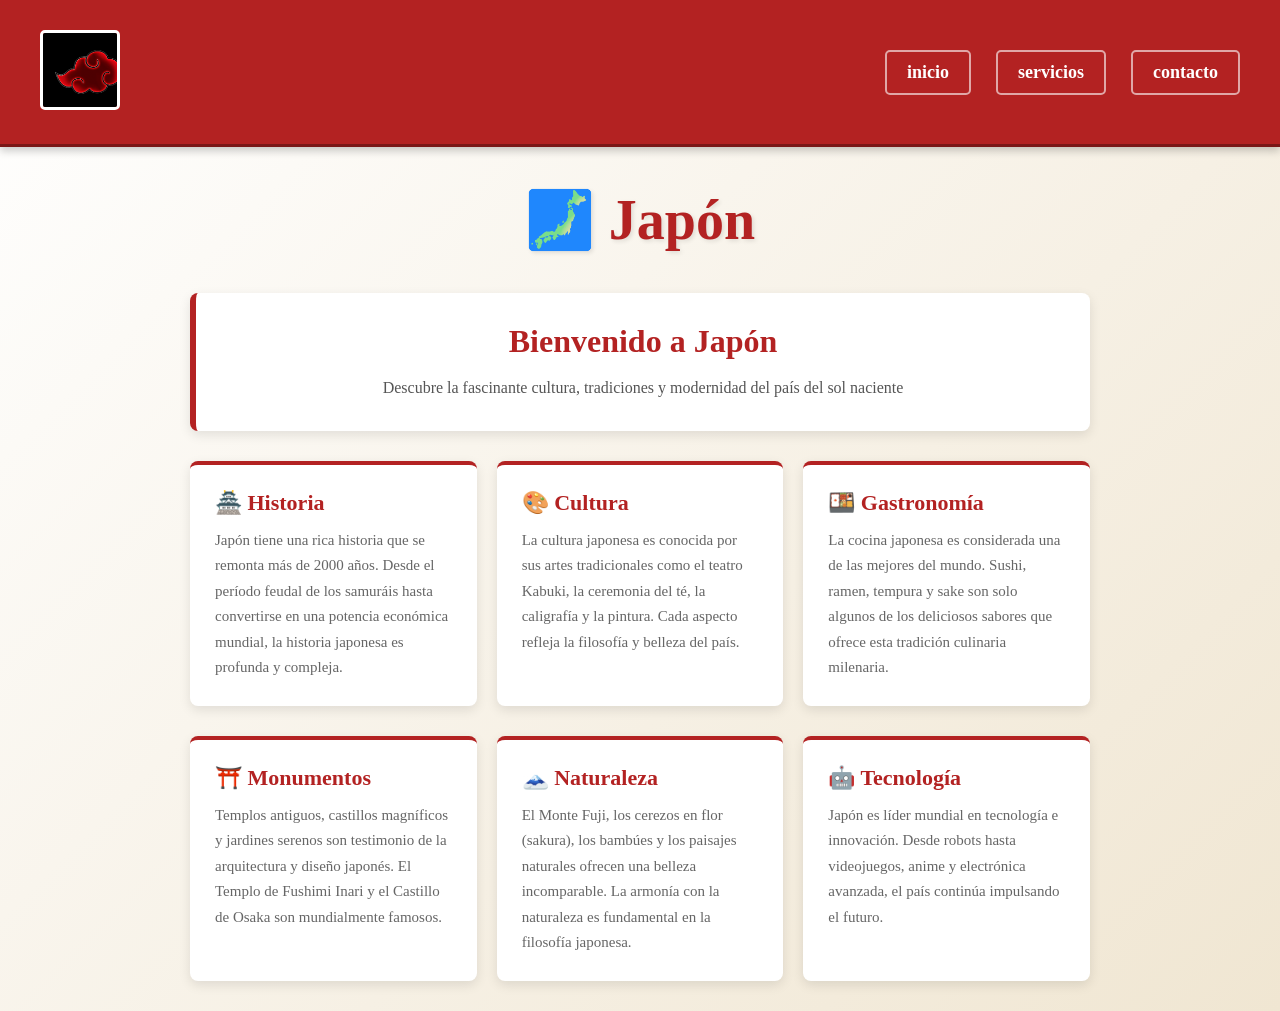
<file: index.html>
<!DOCTYPE html>
<html lang="en">
<head>
    <meta charset="UTF-8">
    <meta name="viewport" content="width=device-width, initial-scale=1.0">
    <title>Bienvenido</title>
    <link rel="stylesheet" href="Style.css">
</head>
<body>
    <header>
        <div class="logo"> <img src="akatsuki.png" alt="logo">           </div>
            <nav class="menu">
                <a href="inicio.html">inicio</a>
                <a href="servicios.html">servicios</a>
                <a href="contactanos.html">contacto</a>
            </nav>
        </nav>
    </header>
    <h1>🗾 Japón</h1>
    <section class="japan-intro">
        <h2>Bienvenido a Japón</h2>
        <p>Descubre la fascinante cultura, tradiciones y modernidad del país del sol naciente</p>
    </section>

    <section class="japan-info">
        <div class="info-card">
            <h3>🏯 Historia</h3>
            <p>Japón tiene una rica historia que se remonta más de 2000 años. Desde el período feudal de los samuráis hasta convertirse en una potencia económica mundial, la historia japonesa es profunda y compleja.</p>
        </div>

        <div class="info-card">
            <h3>🎨 Cultura</h3>
            <p>La cultura japonesa es conocida por sus artes tradicionales como el teatro Kabuki, la ceremonia del té, la caligrafía y la pintura. Cada aspecto refleja la filosofía y belleza del país.</p>
        </div>

        <div class="info-card">
            <h3>🍱 Gastronomía</h3>
            <p>La cocina japonesa es considerada una de las mejores del mundo. Sushi, ramen, tempura y sake son solo algunos de los deliciosos sabores que ofrece esta tradición culinaria milenaria.</p>
        </div>
    </section>

    <section class="japan-info">
        <div class="info-card">
            <h3>⛩️ Monumentos</h3>
            <p>Templos antiguos, castillos magníficos y jardines serenos son testimonio de la arquitectura y diseño japonés. El Templo de Fushimi Inari y el Castillo de Osaka son mundialmente famosos.</p>
        </div>

        <div class="info-card">
            <h3>🗻 Naturaleza</h3>
            <p>El Monte Fuji, los cerezos en flor (sakura), los bambúes y los paisajes naturales ofrecen una belleza incomparable. La armonía con la naturaleza es fundamental en la filosofía japonesa.</p>
        </div>

        <div class="info-card">
            <h3>🤖 Tecnología</h3>
            <p>Japón es líder mundial en tecnología e innovación. Desde robots hasta videojuegos, anime y electrónica avanzada, el país continúa impulsando el futuro.</p>
        </div>
    </section>
</body>
</html>
</file>
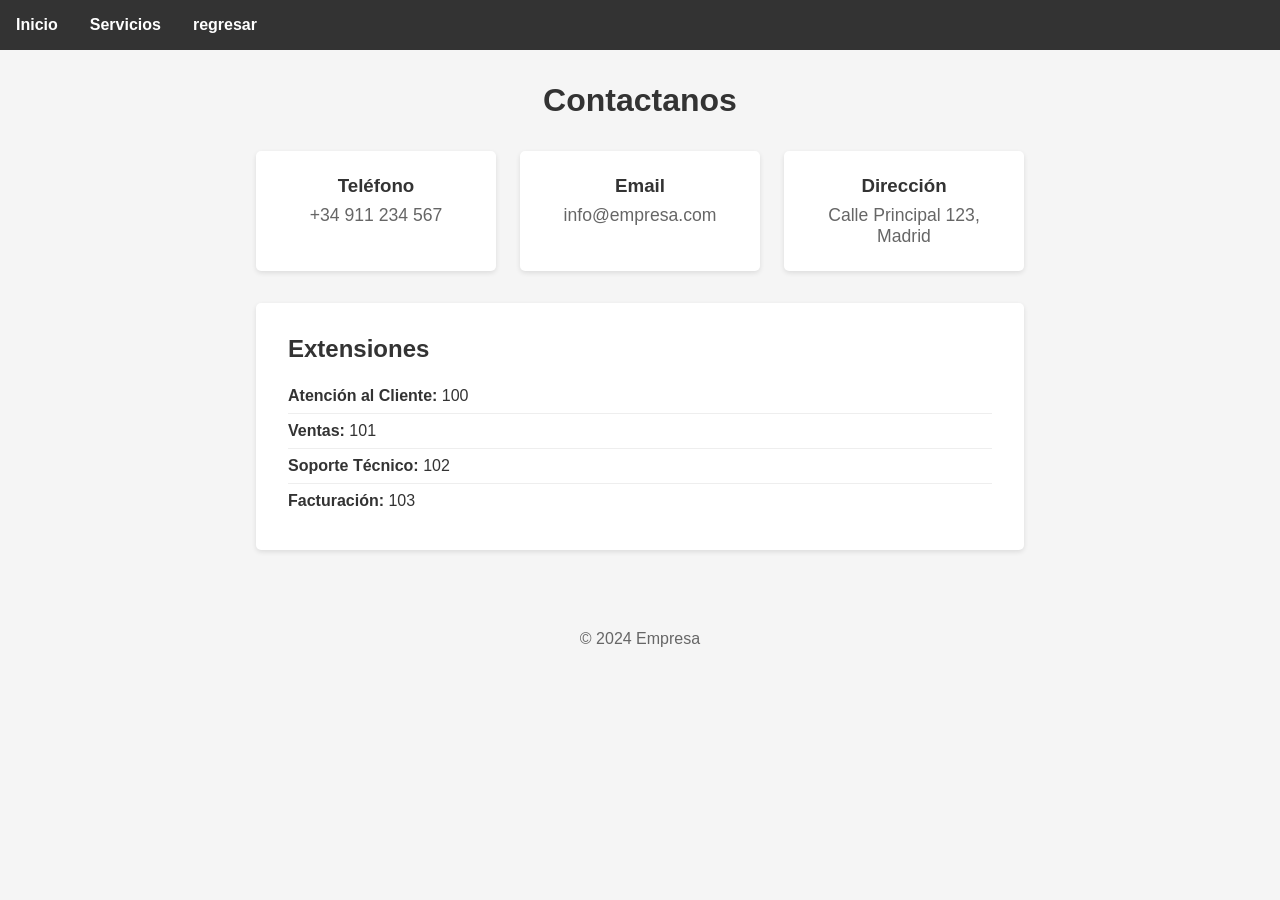
<file: contactanos.html>
<!DOCTYPE html>
<html lang="es">
<head>
    <meta charset="UTF-8">
    <meta name="viewport" content="width=device-width, initial-scale=1.0">
    <title>Contactanos</title>
    <link rel="stylesheet" href="contactanos.css">
</head>
<body>
    <header>
        <nav class="menu">
            <a href="inicio.html">Inicio</a>
            <a href="iniciostyle.html">Servicios</a>
            <a href="index.html">regresar</a>
    </header>

    <main>
        <h1>Contactanos</h1>

        <section class="contacto-info">
            <div class="info-item">
                <h3>Teléfono</h3>
                <p>+34 911 234 567</p>
            </div>

            <div class="info-item">
                <h3>Email</h3>
                <p>info@empresa.com</p>
            </div>

            <div class="info-item">
                <h3>Dirección</h3>
                <p>Calle Principal 123, Madrid</p>
            </div>
        </section>

        <section class="extensiones">
            <h2>Extensiones</h2>
            <ul>
                <li><strong>Atención al Cliente:</strong> 100</li>
                <li><strong>Ventas:</strong> 101</li>
                <li><strong>Soporte Técnico:</strong> 102</li>
                <li><strong>Facturación:</strong> 103</li>
            </ul>
        </section>
    </main>

    <footer>
        <p>&copy; 2024 Empresa</p>
    </footer>
</body>
</html>
</file>
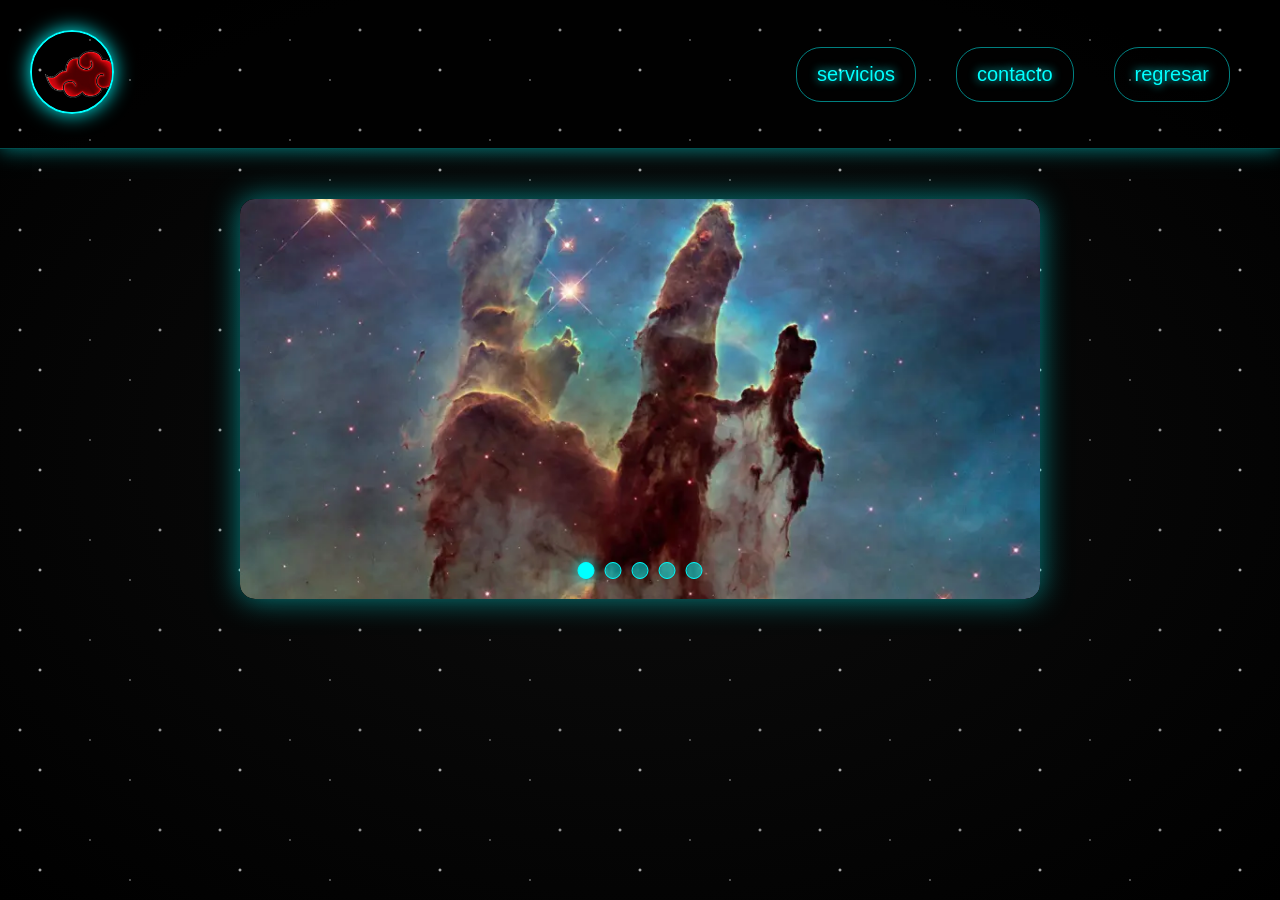
<file: inicio.html>
<!DOCTYPE html>
<html lang="en">
<head>
    <meta charset="UTF-8">
    <meta name="viewport" content="width=device-width, initial-scale=1.0">
    <title>Document</title>
    <link rel="stylesheet" href="iniciostyle.css">
</head>
<body>
    <header>
        <div class="logo"> <img src="akatsuki.png" alt="logo">           </div>
            <nav class="menu">

                                <a href="servicios.html">servicios</a>
                <a href="contactanos.html">contacto</a>
                <a href="index.html">regresar</a>
        </nav>
    </header>
    <div class="carousel">
        <input type="radio" name="carousel" id="slide1" checked>
        <input type="radio" name="carousel" id="slide2">
        <input type="radio" name="carousel" id="slide3">
        <input type="radio" name="carousel" id="slide4">
        <input type="radio" name="carousel" id="slide5">
        <div class="carousel-inner">
            <div class="slide" for="slide1"><img src="imga1.webp" alt="Image 1"></div>
            <div class="slide" for="slide2"><img src="imga2.avif" alt="Image 2"></div>
            <div class="slide" for="slide3"><img src="imga3.jpg" alt="Image 3"></div>
            <div class="slide" for="slide4"><img src="imga4.jpg" alt="Image 4"></div>
            <div class="slide" for="slide5"><img src="imga5.jpg" alt="Image 5"></div>
        </div>
        <div class="indicators">
            <label for="slide1"></label>
            <label for="slide2"></label>
            <label for="slide3"></label>
            <label for="slide4"></label>
            <label for="slide5"></label>
        </div>
    </div>
    <script>
        let currentSlide = 1;
        const totalSlides = 5;
        setInterval(() => {
            currentSlide = currentSlide % totalSlides + 1;
            document.getElementById('slide' + currentSlide).checked = true;
        }, 3000); // Change slide every 3 seconds
    </script>
</body>
</html>
</file>
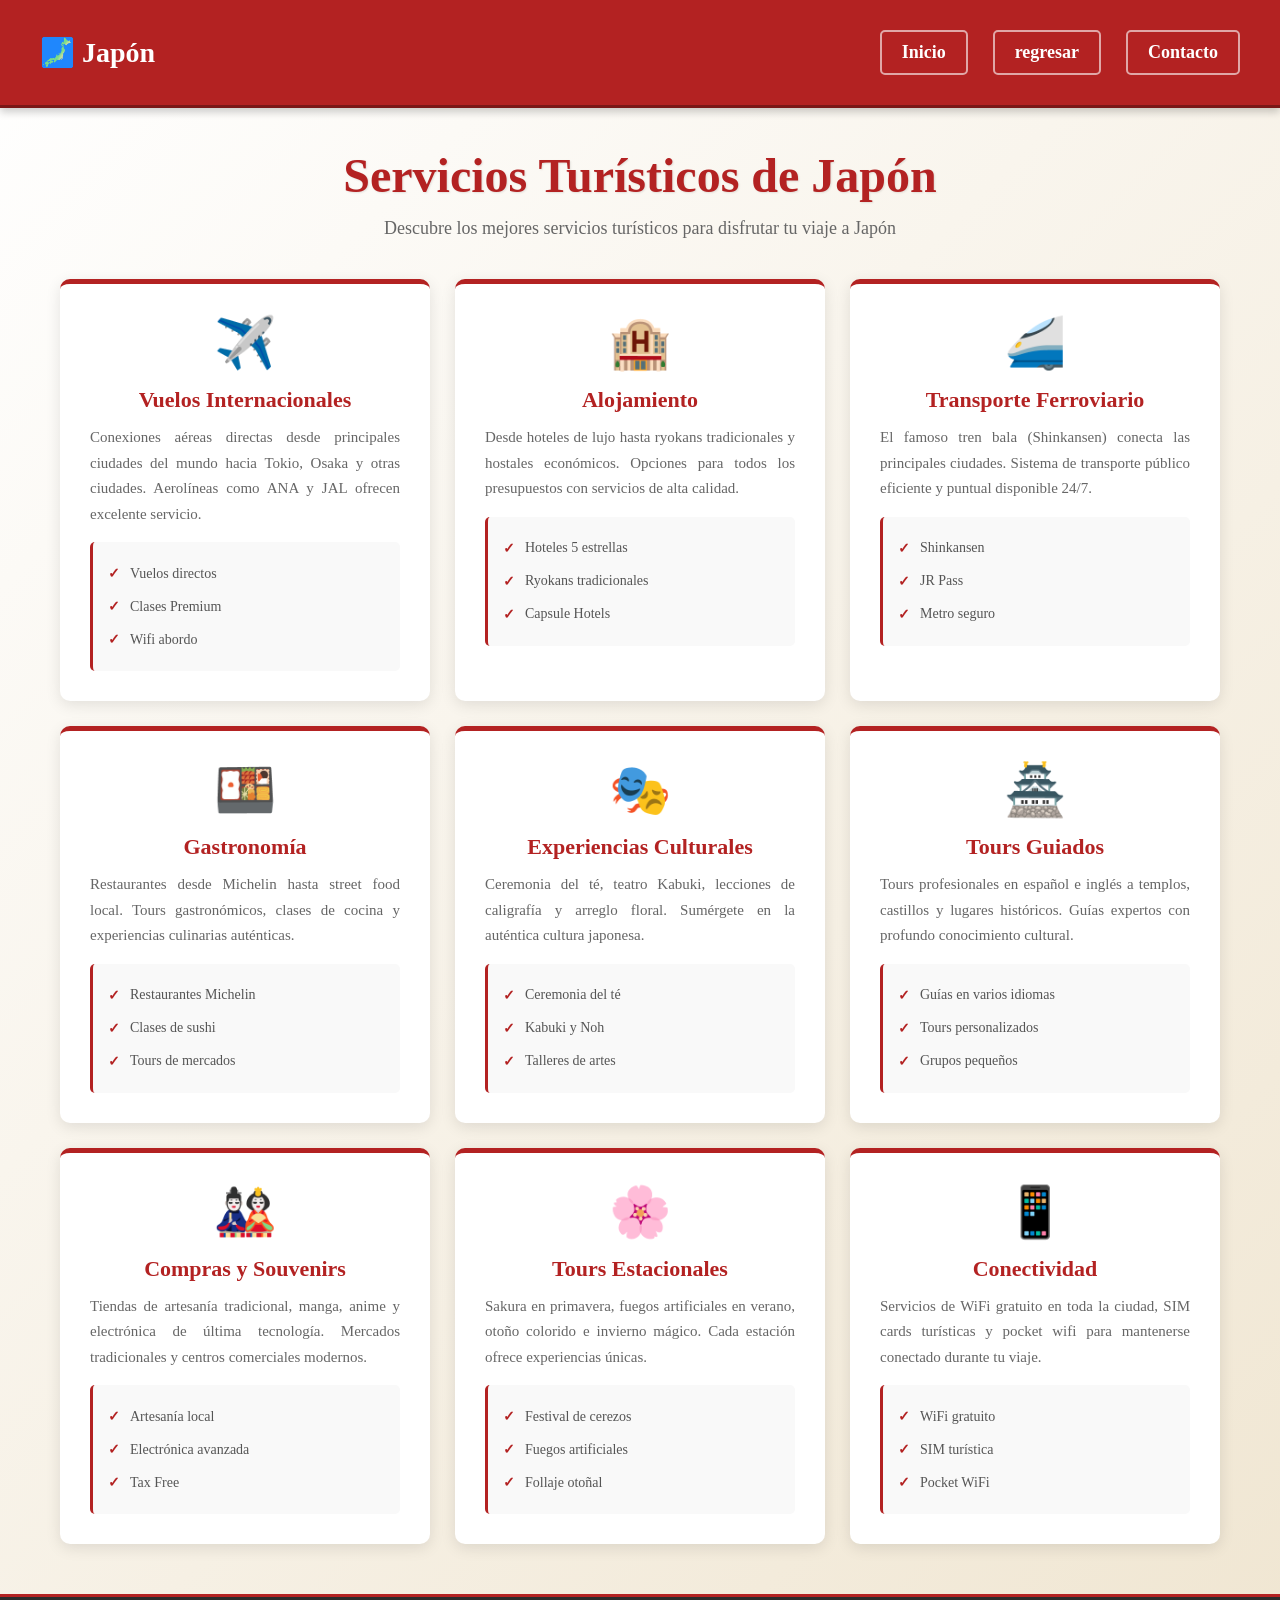
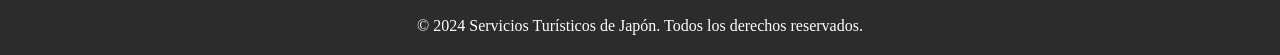
<file: servicios.html>
<!DOCTYPE html>
<html lang="es">
<head>
    <meta charset="UTF-8">
    <meta name="viewport" content="width=device-width, initial-scale=1.0">
    <title>Servicios Turísticos en Japón</title>
    <link rel="stylesheet" href="servicios.css">
</head>
<body>
    <header>
        <div class="logo">
            <h2>🗾 Japón</h2>
        </div>
        <nav class="menu">
            <a href="inicio.html">Inicio</a>
            <a href="index.html">regresar</a>
            <a href="contactanos.html">Contacto</a>
        </nav>
    </header>

    <main>
        <h1>Servicios Turísticos de Japón</h1>
        <p class="intro">Descubre los mejores servicios turísticos para disfrutar tu viaje a Japón</p>

        <section class="servicios-grid">
            <div class="servicio-card">
                <div class="servicio-icon">✈️</div>
                <h3>Vuelos Internacionales</h3>
                <p>Conexiones aéreas directas desde principales ciudades del mundo hacia Tokio, Osaka y otras ciudades. Aerolíneas como ANA y JAL ofrecen excelente servicio.</p>
                <ul class="detalles">
                    <li>Vuelos directos</li>
                    <li>Clases Premium</li>
                    <li>Wifi abordo</li>
                </ul>
            </div>

            <div class="servicio-card">
                <div class="servicio-icon">🏨</div>
                <h3>Alojamiento</h3>
                <p>Desde hoteles de lujo hasta ryokans tradicionales y hostales económicos. Opciones para todos los presupuestos con servicios de alta calidad.</p>
                <ul class="detalles">
                    <li>Hoteles 5 estrellas</li>
                    <li>Ryokans tradicionales</li>
                    <li>Capsule Hotels</li>
                </ul>
            </div>

            <div class="servicio-card">
                <div class="servicio-icon">🚄</div>
                <h3>Transporte Ferroviario</h3>
                <p>El famoso tren bala (Shinkansen) conecta las principales ciudades. Sistema de transporte público eficiente y puntual disponible 24/7.</p>
                <ul class="detalles">
                    <li>Shinkansen</li>
                    <li>JR Pass</li>
                    <li>Metro seguro</li>
                </ul>
            </div>

            <div class="servicio-card">
                <div class="servicio-icon">🍱</div>
                <h3>Gastronomía</h3>
                <p>Restaurantes desde Michelin hasta street food local. Tours gastronómicos, clases de cocina y experiencias culinarias auténticas.</p>
                <ul class="detalles">
                    <li>Restaurantes Michelin</li>
                    <li>Clases de sushi</li>
                    <li>Tours de mercados</li>
                </ul>
            </div>

            <div class="servicio-card">
                <div class="servicio-icon">🎭</div>
                <h3>Experiencias Culturales</h3>
                <p>Ceremonia del té, teatro Kabuki, lecciones de caligrafía y arreglo floral. Sumérgete en la auténtica cultura japonesa.</p>
                <ul class="detalles">
                    <li>Ceremonia del té</li>
                    <li>Kabuki y Noh</li>
                    <li>Talleres de artes</li>
                </ul>
            </div>

            <div class="servicio-card">
                <div class="servicio-icon">🏯</div>
                <h3>Tours Guiados</h3>
                <p>Tours profesionales en español e inglés a templos, castillos y lugares históricos. Guías expertos con profundo conocimiento cultural.</p>
                <ul class="detalles">
                    <li>Guías en varios idiomas</li>
                    <li>Tours personalizados</li>
                    <li>Grupos pequeños</li>
                </ul>
            </div>

            <div class="servicio-card">
                <div class="servicio-icon">🎎</div>
                <h3>Compras y Souvenirs</h3>
                <p>Tiendas de artesanía tradicional, manga, anime y electrónica de última tecnología. Mercados tradicionales y centros comerciales modernos.</p>
                <ul class="detalles">
                    <li>Artesanía local</li>
                    <li>Electrónica avanzada</li>
                    <li>Tax Free</li>
                </ul>
            </div>

            <div class="servicio-card">
                <div class="servicio-icon">🌸</div>
                <h3>Tours Estacionales</h3>
                <p>Sakura en primavera, fuegos artificiales en verano, otoño colorido e invierno mágico. Cada estación ofrece experiencias únicas.</p>
                <ul class="detalles">
                    <li>Festival de cerezos</li>
                    <li>Fuegos artificiales</li>
                    <li>Follaje otoñal</li>
                </ul>
            </div>

            <div class="servicio-card">
                <div class="servicio-icon">📱</div>
                <h3>Conectividad</h3>
                <p>Servicios de WiFi gratuito en toda la ciudad, SIM cards turísticas y pocket wifi para mantenerse conectado durante tu viaje.</p>
                <ul class="detalles">
                    <li>WiFi gratuito</li>
                    <li>SIM turística</li>
                    <li>Pocket WiFi</li>
                </ul>
            </div>
        </section>
    </main>

    <footer>
        <p>&copy; 2024 Servicios Turísticos de Japón. Todos los derechos reservados.</p>
    </footer>
</body>
</html>
</file>
<file: Style.css>
* {
    margin: 0;
    padding: 0;
    box-sizing: border-box;
}

body {
    font-family: 'Georgia', serif;
    background: linear-gradient(135deg, #ffffff 0%, #f0e6d2 100%);
    color: #2c2c2c;
    min-height: 100vh;
}

header {
    display: flex;
    justify-content: space-between;
    align-items: center;
    padding: 30px 40px;
    background-color: #b32222;
    box-shadow: 0 4px 8px rgba(0, 0, 0, 0.2);
    border-bottom: 3px solid #7a1717;
}

nav {
    background-color: transparent;
}

.menu {
    display: flex;
    gap: 25px;
}

.menu a {
    text-decoration: none;
    color: #ffffff;
    font-size: 18px;
    padding: 10px 20px;
    border-radius: 5px;
    transition: 0.3s;
    background-color: transparent;
    border: 2px solid rgba(255, 255, 255, 0.6);
    font-weight: bold;
}

.menu a:hover {
    background-color: rgba(255, 255, 255, 0.2);
    transform: scale(1.05);
    border-color: #ffffff;
}

.logo img {
    height: 80px;
    width: 80px;
    object-fit: cover;
    border-radius: 5px;
    border: 3px solid #ffffff;
}

h1 {
    text-align: center;
    font-size: 56px;
    margin: 40px 0;
    color: #b32222;
    text-shadow: 2px 2px 4px rgba(0, 0, 0, 0.1);
    font-weight: bold;
}

section {
    max-width: 900px;
    margin: 30px auto;
    padding: 30px;
}

.japan-intro {
    background-color: #ffffff;
    border-radius: 8px;
    box-shadow: 0 4px 12px rgba(0, 0, 0, 0.1);
    border-left: 6px solid #b32222;
    text-align: center;
}

.japan-intro h2 {
    font-size: 32px;
    color: #b32222;
    margin-bottom: 15px;
}

.japan-intro p {
    font-size: 16px;
    color: #555;
    line-height: 1.6;
}

.japan-info {
    display: grid;
    grid-template-columns: repeat(auto-fit, minmax(280px, 1fr));
    gap: 20px;
    padding: 0;
}

.info-card {
    background-color: #ffffff;
    padding: 25px;
    border-radius: 8px;
    box-shadow: 0 4px 12px rgba(0, 0, 0, 0.1);
    border-top: 4px solid #b32222;
    transition: transform 0.3s, box-shadow 0.3s;
}

.info-card:hover {
    transform: translateY(-8px);
    box-shadow: 0 8px 20px rgba(179, 34, 34, 0.2);
}

.info-card h3 {
    font-size: 22px;
    color: #b32222;
    margin-bottom: 12px;
    font-weight: bold;
}

.info-card p {
    font-size: 15px;
    color: #666;
    line-height: 1.7;
}
</file>
<file: contactanos.css>
* {
    margin: 0;
    padding: 0;
    box-sizing: border-box;
}

body {
    font-family: Arial, sans-serif;
    background-color: #f5f5f5;
    color: #333;
}

header {
    background-color: #333;
    padding: 1rem;
}

header nav.menu {
    display: flex;
    gap: 2rem;
}

header nav.menu a {
    color: white;
    text-decoration: none;
    font-weight: bold;
}

header nav.menu a:hover {
    color: #ddd;
}

main {
    max-width: 800px;
    margin: 2rem auto;
    padding: 0 1rem;
}

main h1 {
    color: #333;
    margin-bottom: 2rem;
    text-align: center;
}

.contacto-info {
    display: grid;
    grid-template-columns: repeat(auto-fit, minmax(200px, 1fr));
    gap: 1.5rem;
    margin-bottom: 2rem;
}

.info-item {
    background: white;
    padding: 1.5rem;
    border-radius: 5px;
    box-shadow: 0 2px 5px rgba(0, 0, 0, 0.1);
    text-align: center;
}

.info-item h3 {
    color: #333;
    margin-bottom: 0.5rem;
}

.info-item p {
    color: #666;
    font-size: 1.1rem;
}

.extensiones {
    background: white;
    padding: 2rem;
    border-radius: 5px;
    box-shadow: 0 2px 5px rgba(0, 0, 0, 0.1);
}

.extensiones h2 {
    color: #333;
    margin-bottom: 1rem;
}

.extensiones ul {
    list-style: none;
    padding: 0;
}

.extensiones li {
    padding: 0.5rem 0;
    border-bottom: 1px solid #eee;
}

.extensiones li:last-child {
    border-bottom: none;
}

footer {
    text-align: center;
    padding: 2rem;
    color: #666;
    margin-top: 3rem;
}
</file>
<file: iniciostyle.css>
body {
    margin: 0;
    font-family: 'Segoe UI', Tahoma, Geneva, Verdana, sans-serif;
    background: radial-gradient(ellipse at center, #0d0d0d 0%, #000000 100%);
    color: white;
    min-height: 100vh;
    position: relative;
    overflow-x: hidden;
}

body::before {
    content: '';
    position: absolute;
    top: 0;
    left: 0;
    width: 100%;
    height: 100%;
    background-image: radial-gradient(2px 2px at 20px 30px, #eee, transparent),
                      radial-gradient(2px 2px at 40px 70px, #fff, transparent),
                      radial-gradient(1px 1px at 90px 40px, #eee, transparent),
                      radial-gradient(1px 1px at 130px 80px, #fff, transparent),
                      radial-gradient(2px 2px at 160px 30px, #ddd, transparent);
    background-repeat: repeat;
    background-size: 200px 100px;
    animation: twinkle 4s ease-in-out infinite alternate;
    pointer-events: none;
}

@keyframes twinkle {
    0% { opacity: 0.5; }
    100% { opacity: 1; }
}

header {
    display: flex;
    justify-content: space-between;
    align-items: center;
    padding: 30px 30px;
    background-color: rgba(0, 0, 0, 0.8);
    box-shadow: 0 0 20px rgba(0, 255, 255, 0.5);
    border-bottom: 1px solid rgba(0, 255, 255, 0.3);
}

nav {
    background-color: transparent;
    border-radius: 15px;
    padding: 10px;
}

.menu {
    display: flex;
    gap: 20px;
}

.menu a {
    text-decoration: none;
    color: cyan;
    font-size: 20px;
    padding: 15px 20px;
    margin: 0 10px;
    border-radius: 25px;
    transition: 0.3s;
    background-color: transparent;
    border: 1px solid rgba(0, 255, 255, 0.5);
    text-shadow: 0 0 10px cyan;
}

.menu a:hover {
    background-color: rgba(0, 255, 255, 0.2);
    transform: scale(1.05);
    box-shadow: 0 0 15px cyan;
}

.logo img {
    height: 80px;
    width: 80px;
    object-fit: cover;
    border-radius: 50%;
    border: 2px solid cyan;
    box-shadow: 0 0 20px cyan;
}

.carousel {
    position: relative;
    width: 100%;
    max-width: 800px;
    margin: 50px auto;
    overflow: hidden;
    border-radius: 15px;
    box-shadow: 0 0 30px rgba(0, 255, 255, 0.5);
}

.carousel-inner {
    display: flex;
    transition: transform 0.5s ease;
}

.slide {
    min-width: 100%;
    display: flex;
    justify-content: center;
    align-items: center;
}

.slide img {
    width: 100%;
    height: auto;
    max-height: 400px;
    object-fit: cover;
    border-radius: 15px;
}

input[type="radio"] {
    display: none;
}

#slide1:checked ~ .carousel-inner {
    transform: translateX(0);
}

#slide2:checked ~ .carousel-inner {
    transform: translateX(-100%);
}

#slide3:checked ~ .carousel-inner {
    transform: translateX(-200%);
}

#slide4:checked ~ .carousel-inner {
    transform: translateX(-300%);
}

#slide5:checked ~ .carousel-inner {
    transform: translateX(-400%);
}

.indicators {
    position: absolute;
    bottom: 20px;
    left: 50%;
    transform: translateX(-50%);
    display: flex;
    gap: 10px;
}

.indicators label {
    width: 15px;
    height: 15px;
    border-radius: 50%;
    background-color: rgba(0, 255, 255, 0.5);
    cursor: pointer;
    transition: background-color 0.3s;
    border: 1px solid cyan;
}

.indicators label:hover {
    background-color: rgba(0, 255, 255, 0.8);
    box-shadow: 0 0 10px cyan;
}

#slide1:checked ~ .indicators label[for="slide1"],
#slide2:checked ~ .indicators label[for="slide2"],
#slide3:checked ~ .indicators label[for="slide3"],
#slide4:checked ~ .indicators label[for="slide4"],
#slide5:checked ~ .indicators label[for="slide5"] {
    background-color: cyan;
    box-shadow: 0 0 15px cyan;
}
</file>
<file: servicios.css>
* {
    margin: 0;
    padding: 0;
    box-sizing: border-box;
}

body {
    font-family: 'Georgia', serif;
    background: linear-gradient(135deg, #ffffff 0%, #f0e6d2 100%);
    color: #2c2c2c;
    min-height: 100vh;
}

header {
    display: flex;
    justify-content: space-between;
    align-items: center;
    padding: 30px 40px;
    background-color: #b32222;
    box-shadow: 0 4px 8px rgba(0, 0, 0, 0.2);
    border-bottom: 3px solid #7a1717;
}

header .logo h2 {
    color: #ffffff;
    font-size: 28px;
}

.menu {
    display: flex;
    gap: 25px;
}

.menu a {
    text-decoration: none;
    color: #ffffff;
    font-size: 18px;
    padding: 10px 20px;
    border-radius: 5px;
    transition: 0.3s;
    background-color: transparent;
    border: 2px solid rgba(255, 255, 255, 0.6);
    font-weight: bold;
}

.menu a:hover {
    background-color: rgba(255, 255, 255, 0.2);
    transform: scale(1.05);
    border-color: #ffffff;
}

main {
    max-width: 1200px;
    margin: 40px auto;
    padding: 0 20px;
}

h1 {
    text-align: center;
    font-size: 48px;
    color: #b32222;
    margin-bottom: 15px;
    font-weight: bold;
    text-shadow: 1px 1px 2px rgba(0, 0, 0, 0.1);
}

.intro {
    text-align: center;
    font-size: 18px;
    color: #666;
    margin-bottom: 40px;
}

.servicios-grid {
    display: grid;
    grid-template-columns: repeat(auto-fit, minmax(320px, 1fr));
    gap: 25px;
    margin-bottom: 40px;
}

.servicio-card {
    background: white;
    border-radius: 10px;
    padding: 30px;
    box-shadow: 0 4px 15px rgba(0, 0, 0, 0.1);
    border-top: 5px solid #b32222;
    transition: transform 0.3s, box-shadow 0.3s;
}

.servicio-card:hover {
    transform: translateY(-10px);
    box-shadow: 0 10px 25px rgba(179, 34, 34, 0.2);
}

.servicio-icon {
    font-size: 50px;
    text-align: center;
    margin-bottom: 15px;
}

.servicio-card h3 {
    font-size: 22px;
    color: #b32222;
    margin-bottom: 12px;
    text-align: center;
    font-weight: bold;
}

.servicio-card p {
    color: #666;
    font-size: 15px;
    line-height: 1.7;
    margin-bottom: 15px;
    text-align: justify;
}

.detalles {
    list-style: none;
    padding: 15px;
    background-color: #f9f9f9;
    border-left: 3px solid #b32222;
    border-radius: 5px;
}

.detalles li {
    color: #555;
    padding: 8px 0;
    font-size: 14px;
    display: flex;
    align-items: center;
}

.detalles li:before {
    content: "✓";
    color: #b32222;
    font-weight: bold;
    margin-right: 10px;
}

footer {
    background-color: #2c2c2c;
    color: #ffffff;
    text-align: center;
    padding: 20px;
    margin-top: 50px;
    border-top: 3px solid #b32222;
}

@media (max-width: 768px) {
    header {
        flex-direction: column;
        gap: 20px;
        padding: 20px;
    }

    .menu {
        gap: 10px;
        flex-wrap: wrap;
        justify-content: center;
    }

    .menu a {
        font-size: 14px;
        padding: 8px 12px;
    }

    h1 {
        font-size: 32px;
    }

    .intro {
        font-size: 16px;
    }

    .servicios-grid {
        grid-template-columns: 1fr;
        gap: 15px;
    }

    .servicio-card {
        padding: 20px;
    }

    .servicio-icon {
        font-size: 40px;
    }

    .servicio-card h3 {
        font-size: 18px;
    }
}
</file>
